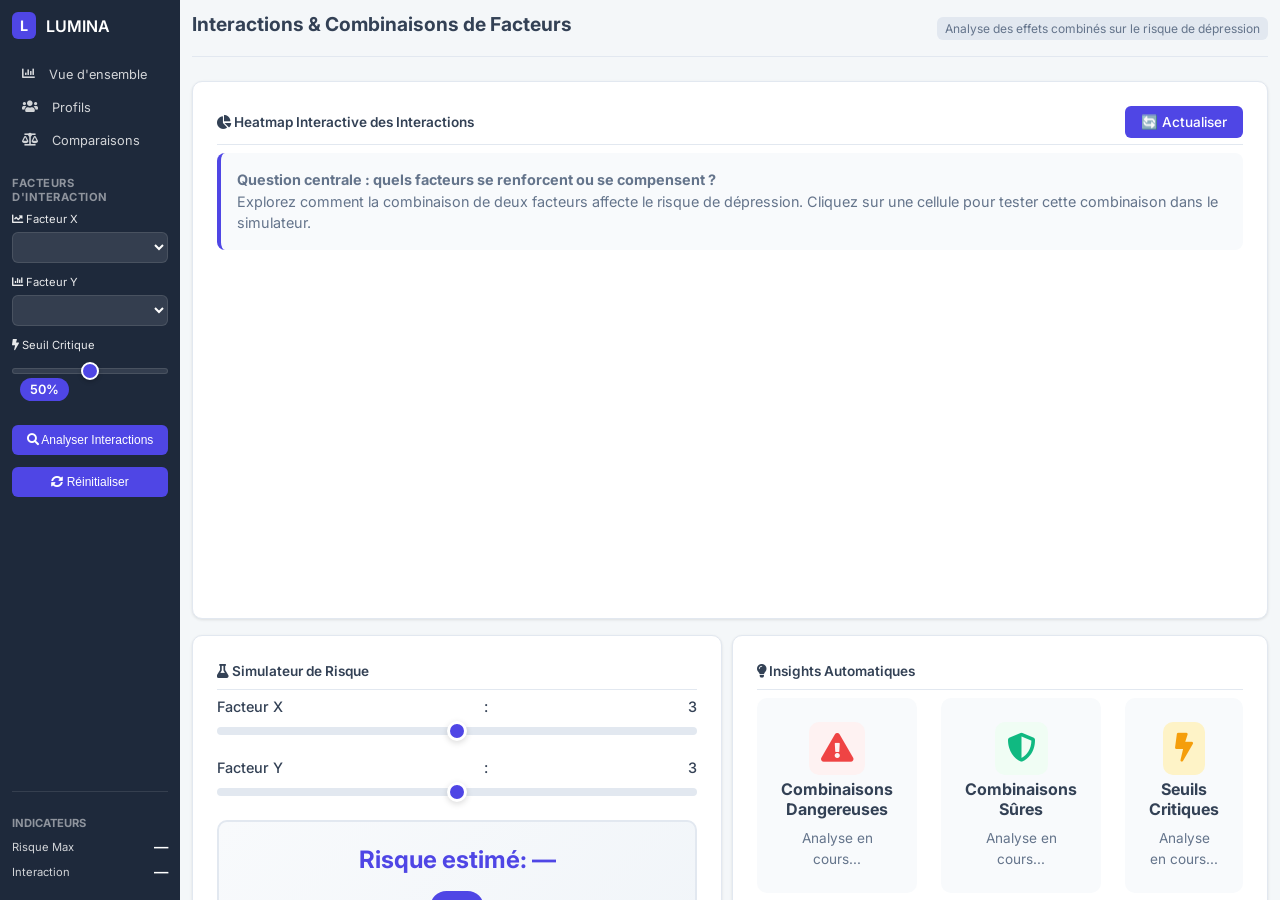
<file: comparaison.html>
<!DOCTYPE html>
<html lang="fr">
<head>
  <meta charset="UTF-8" />
  <meta name="viewport" content="width=device-width, initial-scale=1.0" />
  <title>Lumina | Interactions & Combinaisons</title>

  <link rel="stylesheet" href="css/style_dash.css" />
  <link rel="stylesheet" href="css/interactions.css" />
  <link href="https://fonts.googleapis.com/css2?family=Inter:wght@300;400;500;600;700&display=swap" rel="stylesheet">
  <!-- Font Awesome for icons (replaces emojis) -->
  <link rel="stylesheet" href="https://cdnjs.cloudflare.com/ajax/libs/font-awesome/5.15.4/css/all.min.css">

  <script src="https://d3js.org/d3.v7.min.js"></script>
  <script src="https://d3js.org/d3-scale-chromatic.v1.min.js"></script>
</head>

<body>
  <div class="dashboard-container">
    <!-- Sidebar -->
    <aside class="sidebar">
      <div class="brand">
        <div class="logo-icon">L</div>
        <h2>LUMINA</h2>
      </div>

      <nav class="menu">
        <a href="index.html" class="menu-item"><i class="fas fa-chart-bar" aria-hidden="true"></i>&nbsp;Vue d'ensemble</a>
        <a href="profils.html" class="menu-item"><i class="fas fa-users" aria-hidden="true"></i>&nbsp;Profils</a>
        <a href="comparaison.html" class="menu-item"><i class="fas fa-balance-scale" aria-hidden="true"></i>&nbsp;Comparaisons</a>
      </nav>

      <div class="filters-section">
        <h3>FACTEURS D'INTERACTION</h3>

        <div class="filter-group">
          <label><i class="fas fa-chart-line" aria-hidden="true"></i>&nbsp;Facteur X</label>
          <select id="factor-x"></select>
        </div>

        <div class="filter-group">
          <label><i class="fas fa-chart-bar" aria-hidden="true"></i>&nbsp;Facteur Y</label>
          <select id="factor-y"></select>
        </div>

        <div class="filter-group">
          <label><i class="fas fa-bolt" aria-hidden="true"></i>&nbsp;Seuil Critique</label>
          <input type="range" id="risk-threshold" min="10" max="90" step="5" value="50">
          <div class="threshold-display" id="threshold-value">50%</div>
        </div>

        <button id="analyze-btn" class="reset-btn"><i class="fas fa-search" aria-hidden="true"></i>&nbsp;Analyser Interactions</button>
        <button id="reset-btn" class="reset-btn"><i class="fas fa-sync-alt" aria-hidden="true"></i>&nbsp;Réinitialiser</button>
      </div>

      <div class="sidebar-stats">
        <h3>INDICATEURS</h3>
        <div class="stat-item">
          <span class="stat-label">Risque Max</span>
          <span class="stat-value" id="max-risk">—</span>
        </div>
        <div class="stat-item">
          <span class="stat-label">Interaction</span>
          <span class="stat-value" id="interaction-strength">—</span>
        </div>
      </div>
    </aside>

    <!-- Main Content -->
    <main class="main-content">
      <header class="header">
        <h1>Interactions & Combinaisons de Facteurs</h1>
        <div class="user-info">Analyse des effets combinés sur le risque de dépression</div>
      </header>

      <!-- Heatmap Interactive -->
      <div class="chart-card full-width">
        <div class="card-header">
          <h3><i class="fas fa-chart-pie" aria-hidden="true"></i>&nbsp;Heatmap Interactive des Interactions</h3>
          <div class="chart-controls">
            <div class="btn" id="refresh-heatmap">🔄 Actualiser</div>
          </div>
        </div>

        <div class="chart-description">
          <p><strong>Question centrale : quels facteurs se renforcent ou se compensent ?</strong><br>
            Explorez comment la combinaison de deux facteurs affecte le risque de dépression.
            Cliquez sur une cellule pour tester cette combinaison dans le simulateur.</p>
        </div>

        <div id="heatmap-container" class="chart-container"></div>
      </div>

      <!-- 2 colonnes : Simulateur + Insights -->
      <div class="charts-grid double">
        <!-- Simulateur -->
        <div class="chart-card">
          <div class="card-header">
            <h3><i class="fas fa-flask" aria-hidden="true"></i>&nbsp;Simulateur de Risque</h3>
          </div>

          <div class="simulator">
            <div class="simulator-slider">
              <label>
                <span id="factor-x-label-text">Facteur X</span>:
                <span id="sim-x-value">3</span>
              </label>
              <input type="range" id="sim-x" min="1" max="5" step="1" value="3">
            </div>

            <div class="simulator-slider">
              <label>
                <span id="factor-y-label-text">Facteur Y</span>:
                <span id="sim-y-value">3</span>
              </label>
              <input type="range" id="sim-y" min="1" max="5" step="1" value="3">
            </div>

            <div class="simulator-result">
              <div class="risk-value" id="risk-value">Risque estimé: —</div>
              <div class="risk-label" id="risk-label">—</div>
            </div>

            <div class="simulator-insight">
              <p id="simulator-insight-text">Ajustez les curseurs pour voir l'effet sur le risque de dépression.</p>
            </div>
          </div>
        </div>

        <!-- Insights -->
        <div class="chart-card">
          <div class="card-header">
            <h3><i class="fas fa-lightbulb" aria-hidden="true"></i>&nbsp;Insights Automatiques</h3>
          </div>

          <div class="insights-grid">
            <div class="insight-item">
              <div class="insight-icon danger"><i class="fas fa-exclamation-triangle" aria-hidden="true"></i></div>
              <div class="insight-text">
                <h4>Combinaisons Dangereuses</h4>
                <p id="danger-combinations">Analyse en cours...</p>
              </div>
            </div>

            <div class="insight-item">
              <div class="insight-icon safe"><i class="fas fa-shield-alt" aria-hidden="true"></i></div>
              <div class="insight-text">
                <h4>Combinaisons Sûres</h4>
                <p id="safe-combinations">Analyse en cours...</p>
              </div>
            </div>

            <div class="insight-item">
              <div class="insight-icon threshold"><i class="fas fa-bolt" aria-hidden="true"></i></div>
              <div class="insight-text">
                <h4>Seuils Critiques</h4>
                <p id="thresholds-text">Analyse en cours...</p>
              </div>
            </div>
          </div>
        </div>
      </div>

      <!-- Extra graphs -->
      <div class="charts-grid double">
        <!-- Bar chart -->
        <div class="chart-card">
          <div class="card-header">
            <h3><i class="fas fa-thumbtack" aria-hidden="true"></i>&nbsp;Taux de dépression par catégorie</h3>
            <div class="chart-controls">
              <select id="group-by"></select>
            </div>
          </div>
          <div id="bar-container" class="chart-container"></div>
        </div>

        <!-- Histogram -->
        <div class="chart-card">
          <div class="card-header">
            <h3><i class="fas fa-chart-line" aria-hidden="true"></i>&nbsp;Distribution (numérique) vs Dépression</h3>
            <div class="chart-controls">
              <select id="numeric-var"></select>
            </div>
          </div>
          <div id="hist-container" class="chart-container"></div>
        </div>
      </div>

    </main>
  </div>

  <script src="js/interactions.js"></script>
</body>
</html>
</file>
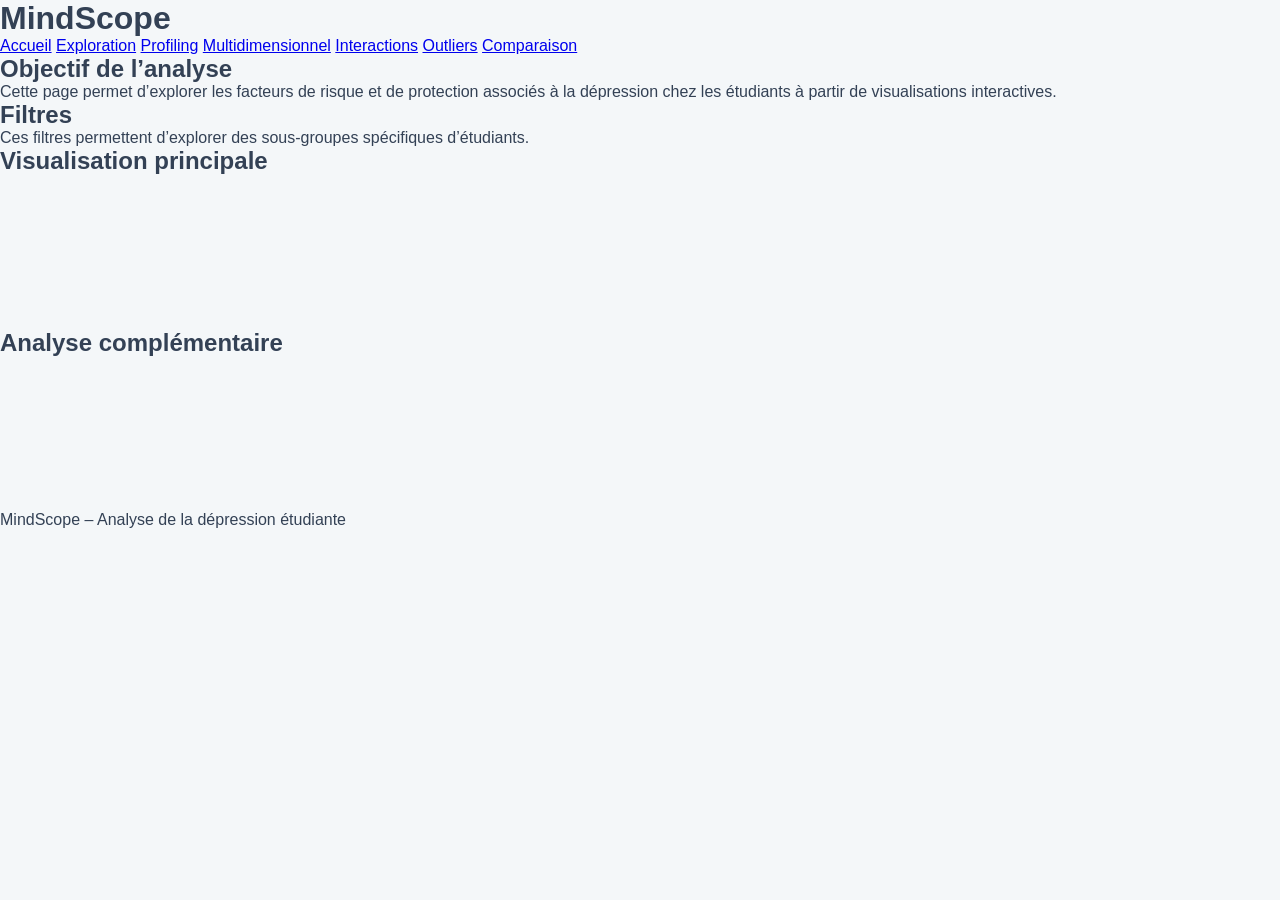
<file: pages/exploration.html>
<!DOCTYPE html>
<html lang="fr">
<head>
    <meta charset="UTF-8">
    <title>MindScope – Exploration</title>
    <meta name="viewport" content="width=device-width, initial-scale=1.0">
    <link rel="stylesheet" href="../css/style.css">
    <script src="https://d3js.org/d3.v7.min.js"></script>
</head>
<body>

<header>
    <h1>MindScope</h1>
    <nav>
        <a href="../index.html">Accueil</a>
        <a href="exploration.html">Exploration</a>
        <a href="profiling.html">Profiling</a>
        <a href="multidim.html">Multidimensionnel</a>
        <a href="interactions.html">Interactions</a>
        <a href="outliers.html">Outliers</a>
        <a href="comparaison.html">Comparaison</a>
    </nav>
</header>

<main>

    <section>
        <h2>Objectif de l’analyse</h2>
        <p>
            Cette page permet d’explorer les facteurs de risque et de protection
            associés à la dépression chez les étudiants à partir de visualisations interactives.
        </p>
    </section>

    <section>
        <h2>Filtres</h2>
        <p class="muted">
            Ces filtres permettent d’explorer des sous-groupes spécifiques d’étudiants.
        </p>

        <div class="filters">
            <!-- futurs select / sliders -->
        </div>
    </section>

    <section>
        <h2>Visualisation principale</h2>
        <svg id="main-chart"></svg>
    </section>

    <section>
        <h2>Analyse complémentaire</h2>
        <svg id="secondary-chart"></svg>
    </section>

</main>

<footer>
    <p>MindScope – Analyse de la dépression étudiante</p>
</footer>

<script src="../js/main.js"></script>
</body>
</html>
</file>
<file: css/style_dash.css>
:root {
    --bg-light: #f4f7f9;
    --sidebar-dark: #1e293b;
    --card-bg: #ffffff;
    --accent: #4f46e5;
    --text-main: #334155;
    --text-muted: #64748b;
    --danger: #ef4444;
    --success: #10b981;
}

* { 
    box-sizing: border-box; 
    margin: 0;
    padding: 0;
}

body { 
    font-family: 'Inter', sans-serif; 
    background-color: var(--bg-light);
    color: var(--text-main);
    height: 100vh;
    overflow: hidden;
    /* ===== ADJUST TOP ROW: enlarge Pie + Radar, shrink Table ===== */
    /* Target the three items inside `.charts-grid.triple`: 1=pie, 2=radar, 3=table */
    .charts-grid.triple .chart-card.compact:nth-child(1),
    .charts-grid.triple .chart-card.compact:nth-child(2) {
        /* Give pie and radar more vertical space */
        min-height: 430px !important;
        max-height: 820px !important;
        padding: 1rem !important;
    }

    .charts-grid.triple .chart-card.compact:nth-child(1) .chart-container.small,
    .charts-grid.triple .chart-card.compact:nth-child(2) .chart-container.small {
        height: 360px !important;
        min-height: 300px !important;
        max-height: 420px !important;
    }

    /* Make the city table in the third column more compact to reclaim space */
    .charts-grid.triple .chart-card.compact:nth-child(3) .table-container.compact-table {
        height: 220px !important;
        /* max-height: 260px !important; */
        min-height: 200px !important;
        overflow-y: auto !important;
    }

    /* Responsive adjustments: scale down proportions on medium/small screens */
    @media (max-width: 1200px) {
        .charts-grid.triple .chart-card.compact:nth-child(1),
        .charts-grid.triple .chart-card.compact:nth-child(2) {
            min-height: 360px !important;
        }
        .charts-grid.triple .chart-card.compact:nth-child(1) .chart-container.small,
        .charts-grid.triple .chart-card.compact:nth-child(2) .chart-container.small {
            height: 300px !important;
            min-height: 260px !important;
            max-height: 340px !important;
        }
        .charts-grid.triple .chart-card.compact:nth-child(3) .table-container.compact-table {
            height: 200px !important;
            max-height: 240px !important;
        }
    }

    @media (max-width: 768px) {
        .charts-grid.triple .chart-card.compact:nth-child(1),
        .charts-grid.triple .chart-card.compact:nth-child(2) {
            min-height: 300px !important;
            max-height: 420px !important;
        }
        .charts-grid.triple .chart-card.compact:nth-child(1) .chart-container.small,
        .charts-grid.triple .chart-card.compact:nth-child(2) .chart-container.small {
            height: 240px !important;
            min-height: 200px !important;
        }
        .charts-grid.triple .chart-card.compact:nth-child(3) .table-container.compact-table {
            height: 160px !important;
            max-height: 200px !important; 
        }
    }
}

/* Dashboard Container ultra compact */
.dashboard-container { 
    display: flex; 
    height: 100vh; 
    gap: 0;
}

/* ===== SIDEBAR ULTRA COMPACTE ===== */
.sidebar {
    width: 200px !important;
    background: var(--sidebar-dark);
    color: white;
    display: flex;
    flex-direction: column;
    padding: 1rem !important;
    flex-shrink: 0;
    overflow-y: auto;
}

.brand { 
    display: flex; 
    align-items: center; 
    gap: 8px; 
    margin-bottom: 20px !important; 
}

.logo-icon { 
    background: var(--accent); 
    padding: 5px 8px !important; 
    border-radius: 4px; 
    font-weight: bold;
    font-size: 0.9rem !important;
}

.sidebar h2 {
    font-size: 1rem !important;
}

.menu {
    display: flex;
    flex-direction: column;
    gap: 2px !important;
    margin-bottom: 20px !important;
}

.menu-item {
    display: flex;
    align-items: center;
    gap: 6px;
    padding: 8px 10px !important;
    border-radius: 4px;
    text-decoration: none;
    color: rgba(255, 255, 255, 0.7);
    transition: all 0.3s ease;
    cursor: pointer;
    font-size: 0.8rem !important;
}

.filters-section h3 {
    font-size: 0.7rem !important;
    color: rgba(255, 255, 255, 0.5);
    text-transform: uppercase;
    margin-bottom: 8px !important;
    letter-spacing: 0.5px;
}

.filter-group {
    margin-bottom: 12px !important;
}

.filter-group label {
    display: block;
    font-size: 0.7rem !important;
    margin-bottom: 4px;
    color: rgba(255, 255, 255, 0.8);
}

.filter-group select {
    width: 100%;
    padding: 6px 8px !important;
    border-radius: 4px;
    border: 1px solid rgba(255, 255, 255, 0.1);
    background: rgba(255, 255, 255, 0.1);
    color: white;
    font-family: 'Inter', sans-serif;
    cursor: pointer;
    font-size: 0.75rem !important;
}

.reset-btn {
    width: 100%;
    padding: 8px !important;
    background: #4f46e5;
    color: white;
    border: none;
    border-radius: 4px;
    font-size: 0.75rem !important;
    font-weight: 500;
    cursor: pointer;
    transition: background 0.2s;
    margin-top: 12px !important;
}

.sidebar-stats h3 {
    font-size: 0.7rem !important;
    margin-bottom: 8px !important;
}

.stat-item {
    margin-bottom: 8px !important;
}

.stat-label {
    font-size: 0.7rem !important;
}

.stat-value {
    font-size: 0.9rem !important;
}

/* ===== MAIN CONTENT ULTRA COMPACT ===== */
.main-content {
    flex: 1;
    padding: 1rem !important;
    overflow-y: auto;
    background-color: var(--bg-light);
    display: flex;
    flex-direction: column;
    gap: 1rem !important;
}

.header {
    display: flex;
    justify-content: space-between;
    align-items: center;
    margin-bottom: 0;
    padding-bottom: 0.75rem !important;
    border-bottom: 1px solid #e2e8f0;
}

.header h1 {
    font-size: 1.2rem !important;
    font-weight: 600;
    color: var(--text-main);
}

.user-info {
    font-size: 0.75rem !important;
    color: var(--text-muted);
    background: #e2e8f0;
    padding: 4px 8px !important;
    border-radius: 3px;
}

/* ===== KPI CARDS ULTRA COMPACTES ===== */
.kpi-row.compact {
    display: grid;
    grid-template-columns: repeat(4, 1fr);
    gap: 10px !important;
    margin-bottom: 1rem !important;
}

.kpi-card {
    background: white;
    padding: 0.75rem !important;
    border-radius: 6px;
    box-shadow: 0 1px 3px rgba(0, 0, 0, 0.1);
    border-top: 2px solid #6366f1;
    min-height: 70px;
    display: flex;
    flex-direction: column;
    justify-content: center;
}

.kpi-label {
    font-size: 0.6rem !important;
    font-weight: 600;
    color: #64748b;
    text-transform: uppercase;
    letter-spacing: 0.05em;
    margin-bottom: 4px;
}

.kpi-value {
    font-size: 1.1rem !important;
    font-weight: 700;
    color: #1e293b;
    margin: 2px 0;
}

.kpi-subtext {
    font-size: 0.65rem !important;
    color: #94a3b8;
    margin-top: 0;
}

/* ===== NOUVELLE STRUCTURE DE GRID POUR 3 COLONNES ===== */
.charts-grid.triple {
    display: grid !important;
    grid-template-columns: repeat(3, 1fr) !important;
    gap: 10px !important;
    margin-bottom: 10px !important;
}

.charts-grid.double {
    display: grid !important;
    grid-template-columns: repeat(2, 1fr) !important;
    gap: 10px !important;
    margin-bottom: 10px !important;
}

/* ===== CHART CARDS ULTRA COMPACTES ===== */
.chart-card.compact {
    background: white;
    padding: 0.75rem !important;
    border-radius: 6px;
    box-shadow: 0 1px 3px rgba(0, 0, 0, 0.1);
    display: flex;
    flex-direction: column;
    min-height: 280px !important;
    max-height: 300px !important;
    overflow: hidden;
}

.card-header {
    display: flex;
    justify-content: space-between;
    align-items: center;
    margin-bottom: 8px !important;
    padding-bottom: 6px !important;
    border-bottom: 1px solid #f1f5f9;
    min-height: 30px;
    flex-shrink: 0;
}

.card-header h3 {
    margin: 0;
    font-size: 0.85rem !important;
    color: #1e293b;
    font-weight: 600;
    white-space: nowrap;
    overflow: hidden;
    text-overflow: ellipsis;
    max-width: 60%;
}

/* ===== CHART CONTAINERS ULTRA COMPACTS ===== */
.chart-container.small {
    width: 100% !important;
    height: 200px !important;
    min-height: 180px !important;
    max-height: 200px !important;
    flex: 1;
    overflow: hidden !important;
    position: relative;
    margin: 0 auto;
}

/* Contrôle absolu de tous les SVGs */
.chart-container svg,
#depression-pie svg,
#radar-chart svg,
#multi-bar-chart svg,
#us-map svg {
    width: 100% !important;
    height: 100% !important;
    max-width: 100% !important;
    max-height: 100% !important;
    display: block !important;
    margin: 0 auto !important;
    overflow: visible !important;
}

/* ===== CHART CONTROLS ULTRA COMPACTS ===== */
.chart-controls {
    display: flex;
    gap: 6px;
    align-items: center;
    flex-wrap: wrap;
    justify-content: flex-end;
}

.chart-controls select {
    padding: 4px 6px !important;
    border-radius: 3px;
    border: 1px solid #cbd5e1;
    background-color: #f8fafc;
    font-size: 0.7rem !important;
    font-family: 'Inter', sans-serif;
    max-width: 130px;
    cursor: pointer;
}

.control-btn.small, 
.export-btn.small {
    padding: 4px 8px !important;
    border-radius: 3px;
    border: none;
    background-color: #6366f1;
    color: white;
    font-size: 0.7rem !important;
    font-family: 'Inter', sans-serif;
    font-weight: 500;
    cursor: pointer;
    transition: background-color 0.2s ease;
    white-space: nowrap;
}

/* ===== CHART FOOTER ULTRA COMPACT ===== */
.chart-footer {
    display: flex;
    justify-content: space-between;
    align-items: center;
    gap: 8px;
    margin-top: 6px !important;
    border-top: 1px solid #f1f5f9;
    padding-top: 6px !important;
    min-height: 30px;
    flex-shrink: 0;
}

/* ===== LÉGENDES COMPACTES ===== */
.compact-legend {
    display: flex !important;
    flex-wrap: wrap !important;
    gap: 4px !important;
    font-size: 0.6rem !important;
    justify-content: center !important;
    align-items: center !important;
}

/* ===== TABLEAU ULTRA COMPACT ===== */
.table-container.compact-table {
    width: 100% !important;
    max-height: 180px !important;
    min-height: 160px !important;
    overflow-y: auto !important;
    overflow-x: hidden !important;
    border: 1px solid #e2e8f0 !important;
    border-radius: 3px !important;
    background: white !important;
    margin: 0 auto !important;
    font-size: 0.7rem !important;
}

#city-table table {
    width: 100% !important;
    border-collapse: collapse !important;
    font-size: 0.65rem !important;
    table-layout: fixed !important;
}

#city-table th {
    padding: 6px 4px !important;
    font-size: 0.6rem !important;
    font-weight: 600 !important;
    white-space: nowrap !important;
    overflow: hidden !important;
    text-overflow: ellipsis !important;
}

#city-table td {
    padding: 4px !important;
    border-bottom: 1px solid #e2e8f0 !important;
    overflow: hidden !important;
    text-overflow: ellipsis !important;
    white-space: nowrap !important;
}

/* Colonnes ultra compactes */
#city-table th:nth-child(1),
#city-table td:nth-child(1) { width: 25% !important; }
#city-table th:nth-child(2),
#city-table td:nth-child(2) { width: 15% !important; }
#city-table th:nth-child(3),
#city-table td:nth-child(3) { width: 20% !important; }
#city-table th:nth-child(4),
#city-table td:nth-child(4) { width: 20% !important; }
#city-table th:nth-child(5),
#city-table td:nth-child(5) { width: 20% !important; }

/* ===== INSIGHTS ULTRA COMPACTS ===== */
.chart-card.full-width.compact {
    grid-column: 1 / -1;
    min-height: 160px !important;
    max-height: 180px !important;
    margin-top: 0;
}

.insights-container.compact {
    display: grid !important;
    grid-template-columns: repeat(3, 1fr) !important;
    gap: 8px !important;
    padding: 8px 0 !important;
}

.insight-card.compact {
    padding: 8px !important;
    border-radius: 4px;
    background: #f8fafc;
    border: 1px solid #e2e8f0;
}

.insight-card.compact h4 {
    font-size: 0.75rem !important;
    margin-bottom: 4px;
}

.insight-card.compact p {
    font-size: 0.7rem !important;
    line-height: 1.3;
    color: #64748b;
}

/* ===== EXPORT OPTIONS ULTRA COMPACTS ===== */
.export-options.compact {
    display: flex;
    gap: 8px;
    flex-wrap: wrap;
    padding: 8px 0;
    justify-content: center;
}

.action-btn.small {
    padding: 6px 12px !important;
    font-size: 0.75rem !important;
    border-radius: 4px;
    border: none;
    background: #4f46e5;
    color: white;
    cursor: pointer;
    transition: background 0.2s;
    min-width: 150px;
}

/* ===== RESPONSIVE DESIGN ===== */
@media (max-width: 1400px) {
    .sidebar {
        width: 180px !important;
        padding: 0.75rem !important;
    }
    
    .main-content {
        padding: 0.75rem !important;
    }
    
    .kpi-row.compact {
        grid-template-columns: repeat(2, 1fr);
    }
    
    .charts-grid.triple {
        grid-template-columns: repeat(2, 1fr) !important;
    }
    
    .charts-grid.triple .chart-card.compact:last-child {
        grid-column: 1 / -1;
    }
    
    .chart-container.small {
        height: 180px !important;
        min-height: 160px !important;
    }
    
    .insights-container.compact {
        grid-template-columns: repeat(2, 1fr) !important;
    }
}

@media (max-width: 1200px) {
    .charts-grid.triple,
    .charts-grid.double {
        grid-template-columns: 1fr !important;
    }
    
    .kpi-row.compact {
        grid-template-columns: repeat(2, 1fr);
    }
    
    .chart-container.small {
        height: 160px !important;
        min-height: 140px !important;
    }
    
    .insights-container.compact {
        grid-template-columns: 1fr !important;
    }
}

@media (max-width: 992px) {
    .dashboard-container {
        flex-direction: column;
        height: auto;
    }
    
    .sidebar {
        width: 100% !important;
        padding: 0.75rem !important;
        flex-direction: row;
        flex-wrap: wrap;
        gap: 15px;
        max-height: 250px;
    }
    
    .brand {
        flex: 0 0 auto;
    }
    
    .menu {
        flex: 0 0 auto;
        flex-direction: row;
        margin-bottom: 0;
    }
    
    .filters-section {
        flex: 1;
        min-width: 250px;
    }
    
    .sidebar-stats {
        flex: 0 0 100%;
        display: flex;
        gap: 20px;
        justify-content: center;
    }
    
    .main-content {
        padding: 0.75rem !important;
    }
    
    .chart-container.small {
        height: 140px !important;
        min-height: 120px !important;
    }
}

@media (max-width: 768px) {
    .kpi-row.compact {
        grid-template-columns: 1fr;
        gap: 8px;
    }
    
    .kpi-card {
        padding: 0.5rem !important;
    }
    
    .kpi-value {
        font-size: 1rem !important;
    }
    
    .chart-container.small {
        height: 120px !important;
        min-height: 100px !important;
    }
    
    .chart-card.compact {
        padding: 0.5rem !important;
        min-height: 200px !important;
        max-height: 220px !important;
    }
    
    .card-header {
        flex-direction: column;
        align-items: flex-start;
        gap: 4px;
    }
    
    .chart-controls {
        width: 100%;
        justify-content: flex-start;
    }
    
    /* Simplifier les tableaux sur mobile */
    #city-table th:nth-child(4),
    #city-table td:nth-child(4),
    #city-table th:nth-child(5),
    #city-table td:nth-child(5) {
        display: none;
    }
    
    #city-table th:nth-child(1),
    #city-table td:nth-child(1) { width: 40% !important; }
    #city-table th:nth-child(2),
    #city-table td:nth-child(2) { width: 30% !important; }
    #city-table th:nth-child(3),
    #city-table td:nth-child(3) { width: 30% !important; }
    
    .export-options.compact {
        flex-direction: column;
    }
    
    .action-btn.small {
        width: 100%;
        min-width: auto;
    }
    
    /* Cacher les légendes sur mobile */
    .compact-legend {
        font-size: 0.5rem !important;
    }
}

/* ===== SCROLLBAR ULTRA FINE ===== */
::-webkit-scrollbar {
    width: 4px;
    height: 4px;
}

::-webkit-scrollbar-track {
    background: #f1f5f9;
    border-radius: 2px;
}

::-webkit-scrollbar-thumb {
    background: #cbd5e1;
    border-radius: 2px;
}

::-webkit-scrollbar-thumb:hover {
    background: #94a3b8;
}

.table-container.compact-table::-webkit-scrollbar {
    width: 3px !important;
    height: 3px !important;
}

/* ===== LOADING OVERLAY ===== */
#loading-overlay {
    position: fixed;
    top: 0;
    left: 0;
    right: 0;
    bottom: 0;
    background: rgba(255, 255, 255, 0.95);
    backdrop-filter: blur(5px);
    display: flex;
    flex-direction: column;
    align-items: center;
    justify-content: center;
    z-index: 1000;
    display: none;
}

.loading-spinner {
    width: 100%;
    padding: 10px 12px;
    border-radius: 6px;
    border: 1px solid rgba(255, 255, 255, 0.1);
    background: rgba(255, 255, 255, 0.1);
    color: white;
    font-family: 'Inter', sans-serif;
    cursor: pointer;
    font-size: 0.75rem !important;

}

.filter-group select option {
    background: var(--sidebar-dark);
    color: white;
    to { transform: rotate(360deg); }
}

#loading-overlay p {
    color: #64748b;
    font-size: 0.8rem;
}

/* ===== FORCER LA VISIBILITÉ DES GRAPHIQUES ===== */
.d3-chart,
.d3-container {
    width: 100% !important;
    height: 100% !important;
    max-width: 100% !important;
    max-height: 100% !important;
    display: block !important;
}

/* Assurer que les textes sont lisibles */
.tick text,
.axis-label,
.chart-label {
    font-size: 0.6rem !important;
}

.tooltip {
    font-size: 0.65rem !important;
    padding: 4px 8px !important;
}

/* ===== OVERRIDE POUR GRAPHIQUES D3 ===== */
#depression-pie,
#radar-chart,
#multi-bar-chart,
#us-map {
    position: relative !important;
    overflow: hidden !important;
}

/* Profile radar spécifique */
#profile-radar {
    width: 100%;
    height: 400px;
    min-height: 350px;
}

/* ===== ANIMATIONS ===== */
@keyframes pulse {
    0% { transform: scale(1); }
    50% { transform: scale(1.03); }
    100% { transform: scale(1); }
}

.india-map .highlighted {
    animation: pulse 1.5s infinite;
    stroke-width: 1.5px;
}

/* ===== METRIC SELECTOR ===== */
.metric-selector {
    display: flex;
    gap: 8px;
    align-items: center;
    padding: 8px 0;
}

.metric-selector label {
    font-size: 0.8rem;
    color: #475569;
    font-weight: 500;
}

.metric-selector select {
    padding: 6px 10px;
    border-radius: 4px;
    border: 1px solid #cbd5e1;
    background-color: white;
    font-family: 'Inter', sans-serif;
    color: #334155;
    cursor: pointer;
    min-width: 150px;
    font-size: 0.8rem;
}

/* ===== ENLARGE CHARTS FOR BETTER VISIBILITY ===== */
.chart-card.compact {
    min-height: 350px !important;   /* bigger chart card */
    max-height: 750px !important;   /* allow more room */
    padding: 1rem !important;       /* more space inside */
}

.chart-container.small {
    height: 320px !important;       /* taller chart area */
    min-height: 300px !important;
    max-height: 360px !important;
}

/* Make only the multi-bar chart card taller when it has the `tall` class */
.chart-card.compact.tall {
    /* Increased heights so full chart + legends are visible */
    min-height: 520px !important;
    max-height: 920px !important;
    padding: 1.25rem !important;
}

.chart-card.tall .chart-container.small,
.chart-card.compact.tall .chart-container.small {
    /* Make inner chart area taller to ensure axes, labels and legends fit */
    height: 700px !important;
    min-height: 640px !important;
    max-height: 780px !important;
}

.tick text,
.axis-label,
.chart-label {
    font-size: 0.85rem !important;  /* more readable */
}

.tooltip {
    font-size: 0.85rem !important;  /* easier to read tooltips */
    padding: 6px 10px !important;
}

/* Profile radar chart */
#profile-radar {
    height: 500px;
    min-height: 450px;
}

/* Make sure all SVG charts fill their containers */
.d3-chart,
.d3-container,
#depression-pie,
#radar-chart,
#multi-bar-chart,
#us-map {
    width: 100% !important;
    height: 100% !important;
    max-width: 100% !important;
    max-height: 100% !important;
}

/* On smaller screens, still visible */
@media (max-width: 1200px) {
    .chart-card.compact {
        min-height: 300px !important;
        max-height: 350px !important;
    }
    .chart-container.small {
        height: 250px !important;
        min-height: 220px !important;
    }
}

@media (max-width: 768px) {
    .chart-card.compact {
        min-height: 280px !important;
        max-height: 320px !important;
    }
    .chart-container.small {
        height: 220px !important;
        min-height: 200px !important;
    }
}


/* Adjust chart card height for insights */
.chart-card.full-width.compact {
    grid-column: 1 / -1;
    min-height: 220px !important;   /* bigger to fit content */
    max-height: none !important;    /* allow growth */
    margin-top: 0;
}

/* Make insights container responsive */
.insights-container.compact {
    display: grid !important;
    grid-template-columns: repeat(auto-fit, minmax(200px, 1fr)) !important;
    gap: 12px !important;
    padding: 12px 0 !important;
}

/* Allow insight cards to grow */
.insight-card.compact {
    padding: 10px !important;
    border-radius: 4px;
    background: #f8fafc;
    border: 1px solid #e2e8f0;
    min-height: 100px;   /* ensure enough space for text */
    display: flex;
    flex-direction: column;
    justify-content: flex-start;
}

/* Icons alignment */
.insight-icon {
    font-size: 1.2rem;
    margin-bottom: 4px;
}


/* Make city table chart card fill its area */
#city-table {
    width: 100% !important;
     height: 343px !important;  
    display: block;
}

/* Allow the table container to take full height */
.table-container.compact-table {
    width: 100% !important;
    height: calc(100% - 40px) !important; /* leave room for header */
    min-height: auto !important;
    max-height: none !important;
    overflow-y: auto !important;
    overflow-x: hidden !important;
}

/* Optional: make table cells fill width */
#city-table table {
    width: 100% !important;
    height: 100% !important;
    border-collapse: collapse !important;
}


/* Make card header wrap nicely */
.chart-card.compact .card-header {
    display: flex;
    flex-direction: row; /* default layout */
    align-items: center;
    justify-content: space-between;
    flex-wrap: wrap;      /* allow wrapping */
    gap: 6px;             /* spacing between elements */
}

/* Ensure chart-controls don't push the header off */
.chart-card.compact .chart-controls {
    flex: 0 0 auto;       /* don't shrink */
    display: flex;
    gap: 6px;
    flex-wrap: wrap;      /* wrap dropdowns/buttons if needed */
}

/* Prevent h3 titles from overlapping */
.chart-card.compact .card-header h3 {
    margin: 0;
    font-size: 0.85rem;
    white-space: normal; /* allow line breaks */
    overflow: visible;
}

/* Make radar chart fill its card */
#radar-chart {
    width: 100% !important;
    height: 100% !important;   /* fill the chart-card */
    min-height: auto !important;
    max-height: none !important;
    display: block;
}

/* Ensure the container stretches */
.chart-card.compact {
    display: flex;
    flex-direction: column;
}

/* Let chart container grow */
.chart-card.compact .chart-container {
    flex: 1 1 auto;       /* take all available space */
    height: auto !important;
    min-height: 0;        /* prevent old min-height from restricting it */
}

/* Make all SVGs inside fill container */
#radar-chart svg {
    width: 100% !important;
    height: 100% !important;
    max-width: 100% !important;
    max-height: 100% !important;
}



#radar-chart {
    width: 100%;
    height: 400px; /* Adjust height as needed */
    min-height: 350px;
    margin-top: 20px; /* Add space above the chart */
    padding-top: 40px; /* Add padding for the title */
    position: relative; /* Ensure the chart is positioned correctly */
}

#radar-chart-title {
    text-align: center;
    font-size: 18px;
    font-weight: bold;
    margin-bottom: 10px; /* Add space between the title and the chart */
    color: var(--text-main); /* Use a consistent color */
}

#radar-chart {
    width: 100%;
    height: 400px; /* Adjust height as needed */
    min-height: 350px;
    margin-top: 10px; /* Space between the title and the chart */
    padding: 0; /* Remove unnecessary padding */
    position: relative;
}

#radar-chart-title {
    text-align: center;
    font-size: 18px;
    font-weight: bold;
    margin: 0; /* Reset margins */
    padding: 10px 0; /* Add padding for better spacing */
    color: var(--text-main);
}

#depression-pie path:active,
#depression-pie path:focus {
    fill: inherit !important;
}

/* Comment button / help box styling */
.comment-button {
    position: absolute; /* set via JS too, but ensure visual defaults */
    z-index: 30;
    background: #0b1220;
    color: #fff;
    border: none;
    border-radius: 50%;
    width: 34px;
    height: 34px;
    display: flex;
    align-items: center;
    justify-content: center;
    padding: 0;
    font-size: 14px;
    box-shadow: 0 2px 6px rgba(0,0,0,0.18);
    cursor: pointer;
}

.comment-button i {
    pointer-events: none;
}

.comment-box {
    position: absolute;
    z-index: 30;
    background: #ffffff;
    border: 1px solid #e6eef6;
    border-radius: 8px;
    padding: 10px;
    width: 240px;
    box-shadow: 0 6px 18px rgba(15,23,42,0.08);
    font-size: 13px;
    display: none;
}

/* Slightly increase bottom padding inside chart cards so circular button doesn't overlap content */
.chart-card.compact { padding-bottom: 1.25rem !important; }
</file>
<file: css/interactions.css>
/* ===== VARIABLES ===== */
:root {
    --bg-light: #f4f7f9;
    --sidebar-dark: #1e293b;
    --card-bg: #ffffff;
    --accent: #4f46e5;
    --text-main: #334155;
    --text-muted: #64748b;
    --danger: #ef4444;
    --warning: #f59e0b;
    --success: #10b981;
    --border: #e2e8f0;
    --hover: #f8fafc;
}

/* ===== RESET & BASE ===== */
* { 
    box-sizing: border-box; 
    margin: 0;
    padding: 0;
}

body { 
    font-family: 'Inter', sans-serif; 
    background-color: var(--bg-light);
    color: var(--text-main);
    height: 100vh;
    overflow: hidden;
}

/* ===== LAYOUT PRINCIPAL ===== */
.dashboard-container { 
    display: flex; 
    height: 100vh; 
}

/* ===== SIDEBAR ===== */
.sidebar {
    width: 220px;
    background: var(--sidebar-dark);
    color: white;
    display: flex;
    flex-direction: column;
    padding: 1.5rem 1rem;
    flex-shrink: 0;
    overflow-y: auto;
}

.brand { 
    display: flex; 
    align-items: center; 
    gap: 10px; 
    margin-bottom: 2rem; 
}

.logo-icon { 
    background: var(--accent); 
    padding: 8px 12px; 
    border-radius: 6px; 
    font-weight: bold;
    font-size: 1.1rem;
}

.brand h2 {
    font-size: 1.2rem;
    font-weight: 600;
}

/* Menu */
.menu {
    display: flex;
    flex-direction: column;
    gap: 4px;
    margin-bottom: 2rem;
}

.menu-item {
    display: flex;
    align-items: center;
    gap: 10px;
    padding: 10px 12px;
    border-radius: 6px;
    text-decoration: none;
    color: rgba(255, 255, 255, 0.8);
    transition: all 0.2s ease;
    font-size: 0.9rem;
}

.menu-item:hover {
    background: rgba(255, 255, 255, 0.1);
    color: white;
}

.menu-item.active {
    background: var(--accent);
    color: white;
}

/* Filtres */
.filters-section h3 {
    font-size: 0.8rem;
    color: rgba(255, 255, 255, 0.5);
    text-transform: uppercase;
    margin-bottom: 1rem;
    letter-spacing: 0.5px;
}

.filter-group {
    margin-bottom: 1rem;
}

.filter-group label {
    display: block;
    font-size: 0.8rem;
    margin-bottom: 6px;
    color: rgba(255, 255, 255, 0.9);
}

.filter-group select,
.filter-group input[type="range"] {
    width: 100%;
    padding: 8px 10px;
    border-radius: 6px;
    border: 1px solid rgba(255, 255, 255, 0.1);
    background: rgba(255, 255, 255, 0.1);
    color: white;
    font-family: 'Inter', sans-serif;
    cursor: pointer;
    font-size: 0.85rem;
}

.filter-group input[type="range"] {
    padding: 0;
    height: 6px;
    -webkit-appearance: none;
    background: rgba(255, 255, 255, 0.1);
    border-radius: 3px;
    outline: none;
}

.filter-group input[type="range"]::-webkit-slider-thumb {
    -webkit-appearance: none;
    width: 18px;
    height: 18px;
    background: var(--accent);
    border-radius: 50%;
    cursor: pointer;
    border: 2px solid white;
    box-shadow: 0 2px 4px rgba(0,0,0,0.2);
}

.threshold-display {
    display: inline-block;
    margin-left: 8px;
    padding: 4px 10px;
    background: var(--accent);
    color: white;
    border-radius: 12px;
    font-size: 0.8rem;
    font-weight: 600;
}

/* Boutons */
.reset-btn {
    width: 100%;
    padding: 10px;
    background: var(--accent);
    color: white;
    border: none;
    border-radius: 6px;
    font-size: 0.9rem;
    font-weight: 500;
    cursor: pointer;
    transition: background 0.2s;
    margin-top: 0.5rem;
}

.reset-btn:hover {
    background: #4338ca;
}

.reset-btn:active {
    transform: translateY(1px);
}

/* Statistiques sidebar */
.sidebar-stats {
    margin-top: auto;
    padding-top: 1.5rem;
    border-top: 1px solid rgba(255, 255, 255, 0.1);
}

.sidebar-stats h3 {
    font-size: 0.8rem;
    color: rgba(255, 255, 255, 0.5);
    margin-bottom: 1rem;
}

.stat-item {
    display: flex;
    justify-content: space-between;
    align-items: center;
    margin-bottom: 0.75rem;
}

.stat-label {
    font-size: 0.8rem;
    color: rgba(255, 255, 255, 0.8);
}

.stat-value {
    font-size: 1rem;
    font-weight: 600;
    color: white;
}

/* ===== CONTENU PRINCIPAL - FLEXBOX AMÉLIORÉ ===== */
.main-content {
    flex: 1;
    padding: 1.5rem;
    overflow-y: auto;
    background-color: var(--bg-light);
    display: flex;
    flex-direction: column;
    gap: 1.5rem;
}

/* Header */
.header {
    margin-bottom: 0.5rem;
}

.header h1 {
    font-size: 1.5rem;
    font-weight: 700;
    color: var(--text-main);
    margin-bottom: 0.5rem;
}

.user-info {
    font-size: 0.9rem;
    color: var(--text-muted);
    background: #e2e8f0;
    padding: 6px 12px;
    border-radius: 6px;
    display: inline-block;
}

/* ===== CARTES DE GRAPHIQUES - FLEXBOX OPTIMISÉ ===== */
.chart-card {
    background: var(--card-bg);
    padding: 1.5rem;
    border-radius: 10px;
    box-shadow: 0 1px 3px rgba(0, 0, 0, 0.1);
    border: 1px solid var(--border);
    display: flex;
    flex-direction: column;
    height: 100%;
}

.chart-card.full-width {
    grid-column: 1 / -1;
}

.card-header {
    display: flex;
    justify-content: space-between;
    align-items: center;
    margin-bottom: 1.5rem;
    padding-bottom: 1rem;
    border-bottom: 1px solid var(--border);
    flex-wrap: wrap;
    gap: 1rem;
}

.card-header h3 {
    margin: 0;
    font-size: 1.1rem;
    color: var(--text-main);
    font-weight: 600;
    flex: 1;
    min-width: 200px;
}

.chart-controls {
    display: flex;
    gap: 10px;
    align-items: center;
    flex-wrap: wrap;
}

.chart-controls select {
    padding: 8px 12px;
    border-radius: 6px;
    border: 1px solid var(--border);
    background-color: white;
    font-size: 0.85rem;
    font-family: 'Inter', sans-serif;
    color: var(--text-main);
    cursor: pointer;
    min-width: 140px;
    max-width: 100%;
}

.chart-controls .btn {
    padding: 8px 16px;
    border-radius: 6px;
    border: none;
    background-color: var(--accent);
    color: white;
    font-size: 0.85rem;
    font-weight: 500;
    cursor: pointer;
    transition: background-color 0.2s ease;
    white-space: nowrap;
}

.chart-controls .btn:hover {
    background-color: #4338ca;
}

/* Description */
.chart-description {
    font-size: 0.9rem;
    color: var(--text-muted);
    line-height: 1.5;
    margin-bottom: 1.5rem;
    padding: 1rem;
    background: var(--hover);
    border-radius: 8px;
    border-left: 4px solid var(--accent);
}

/* ===== CONTAINER GRAPHIQUE - CENTRAGE OPTIMISÉ ===== */
.chart-container {
    width: 100%;
    flex: 1;
    min-height: 350px;
    position: relative;
    display: flex;
    flex-direction: column;
    overflow: hidden;
}

/* Wrapper pour centrer les SVG */
.chart-wrapper {
    flex: 1;
    display: flex;
    align-items: center;
    justify-content: center;
    position: relative;
    width: 100%;
    height: 100%;
}

/* SVG communs */
.chart-wrapper svg {
    display: block;
    max-width: 100%;
    max-height: 100%;
    width: 100%;
    height: 100%;
}

/* Zone de légende */
.chart-legend {
    display: flex;
    justify-content: center;
    align-items: center;
    margin-top: 1rem;
    padding: 0.75rem;
    min-height: 40px;
}

/* ===== HEATMAP - CENTRAGE AMÉLIORÉ ===== */
.heatmap-wrapper {
    width: 100%;
    height: 100%;
    display: flex;
    flex-direction: column;
    align-items: center;
    justify-content: center;
}

.heatmap-svg {
    flex: 1;
    width: 100%;
    max-width: 100%;
    height: auto;
    margin: 0 auto;
}

.heatmap-legend-container {
    width: 100%;
    display: flex;
    justify-content: center;
    align-items: center;
    margin-top: 1rem;
    padding: 0.5rem;
}

.heatmap-legend {
    display: flex;
    flex-direction: column;
    align-items: center;
    gap: 0.5rem;
    max-width: 300px;
    width: 100%;
}

.heatmap-gradient {
    width: 100%;
    height: 20px;
    border-radius: 4px;
    overflow: hidden;
}

.heatmap-labels {
    display: flex;
    justify-content: space-between;
    width: 100%;
    font-size: 0.75rem;
    color: var(--text-muted);
}

.heatmap-cell {
    stroke: white;
    stroke-width: 1px;
    cursor: pointer;
    transition: all 0.2s ease;
}

.heatmap-cell:hover {
    stroke: var(--text-main);
    stroke-width: 2px;
    filter: brightness(1.1);
}

.heatmap-axis text {
    font-size: 0.8rem;
    fill: var(--text-muted);
}

.heatmap-axis path,
.heatmap-axis line {
    stroke: var(--border);
}

/* ===== BAR CHART - CENTRAGE AMÉLIORÉ ===== */
.bar-chart-wrapper {
    width: 100%;
    height: 100%;
    display: flex;
    flex-direction: column;
    justify-content: center;
}

.bar-chart-svg {
    width: 100%;
    height: calc(100% - 30px);
    margin: 0 auto;
}

.bar-chart-legend {
    height: 30px;
    display: flex;
    justify-content: center;
    align-items: center;
    margin-top: 0.5rem;
}

.bar-chart-svg .bar {
    transition: opacity 0.2s ease;
}

.bar-chart-svg .bar:hover {
    opacity: 0.8;
}

.bar-chart-svg .bar-label {
    font-size: 10px;
    font-weight: 600;
    pointer-events: none;
}

/* ===== HISTOGRAM - CENTRAGE AMÉLIORÉ ===== */
.histogram-wrapper {
    width: 100%;
    height: 100%;
    display: flex;
    flex-direction: column;
    align-items: center;
    justify-content: center;
}

.histogram-svg {
    width: 100%;
    height: calc(100% - 50px);
    margin: 0 auto;
}

.histogram-svg .h0, 
.histogram-svg .h1 {
    transition: opacity 0.2s ease;
}

.histogram-svg .h0:hover, 
.histogram-svg .h1:hover {
    opacity: 0.8;
}

/* Légende histogramme - position fixe mais centrée */
.histogram-legend-container {
    position: absolute;
    top: 20px;
    right: 20px;
    z-index: 10;
    display: flex;
    justify-content: flex-end;
}

.histogram-legend {
    background: rgba(255, 255, 255, 0.95);
    padding: 10px 14px;
    border-radius: 8px;
    border: 1px solid var(--border);
    font-size: 0.75rem;
    display: flex;
    flex-direction: column;
    gap: 6px;
    backdrop-filter: blur(4px);
    max-width: 180px;
}

.legend-item {
    display: flex;
    align-items: center;
    gap: 8px;
}

.legend-color {
    width: 14px;
    height: 14px;
    border-radius: 3px;
    flex-shrink: 0;
}

.legend-label {
    color: var(--text-muted);
    font-size: 0.75rem;
}

/* ===== SIMULATEUR - FLEXBOX AMÉLIORÉ ===== */
.simulator {
    display: flex;
    flex-direction: column;
    gap: 1.5rem;
    height: 100%;
}

.simulator-content {
    flex: 1;
    display: flex;
    flex-direction: column;
    gap: 1.5rem;
}

.simulator-slider {
    display: flex;
    flex-direction: column;
    gap: 0.75rem;
}

.simulator-slider label {
    font-size: 0.9rem;
    font-weight: 500;
    color: var(--text-main);
    display: flex;
    justify-content: space-between;
    align-items: center;
}

.simulator-slider input[type="range"] {
    width: 100%;
    height: 8px;
    background: var(--border);
    border-radius: 4px;
    -webkit-appearance: none;
}

.simulator-slider input[type="range"]::-webkit-slider-thumb {
    -webkit-appearance: none;
    width: 20px;
    height: 20px;
    background: var(--accent);
    border-radius: 50%;
    cursor: pointer;
    border: 3px solid white;
    box-shadow: 0 2px 6px rgba(0,0,0,0.15);
}

.simulator-result {
    display: flex;
    flex-direction: column;
    align-items: center;
    justify-content: center;
    padding: 1.5rem;
    background: linear-gradient(135deg, #f8fafc 0%, #f1f5f9 100%);
    border-radius: 10px;
    border: 2px solid var(--border);
    text-align: center;
    gap: 1rem;
    margin-top: auto;
}

.risk-value {
    font-size: 1.5rem;
    font-weight: 700;
    color: var(--accent);
    line-height: 1.2;
}

.risk-label {
    padding: 8px 20px;
    background: var(--accent);
    color: white;
    border-radius: 20px;
    font-size: 0.9rem;
    font-weight: 600;
    text-transform: uppercase;
    letter-spacing: 0.5px;
    display: inline-block;
}

.simulator-insight {
    padding: 1rem;
    background: #f0f9ff;
    border-radius: 8px;
    margin-top: 1rem;
    font-size: 0.9rem;
    color: #0369a1;
    border-left: 4px solid #0ea5e9;
    text-align: center;
}

/* ===== INSIGHTS - FLEXBOX AMÉLIORÉ ===== */
.insights-grid {
    display: grid;
    grid-template-columns: repeat(3, 1fr);
    gap: 1.5rem;
}

.insight-item {
    display: flex;
    flex-direction: column;
    align-items: center;
    text-align: center;
    padding: 1.5rem;
    background: var(--hover);
    border-radius: 10px;
    transition: transform 0.2s ease;
    height: 100%;
    justify-content: flex-start;
}

.insight-item:hover {
    transform: translateY(-2px);
    box-shadow: 0 4px 12px rgba(0,0,0,0.05);
}

.insight-icon-wrapper {
    margin-bottom: 1rem;
    display: flex;
    justify-content: center;
    align-items: center;
}

.insight-icon {
    font-size: 1.8rem;
    padding: 12px;
    border-radius: 10px;
    display: flex;
    align-items: center;
    justify-content: center;
}

.insight-icon.danger { 
    background: #fef2f2; 
    color: var(--danger); 
}

.insight-icon.safe { 
    background: #f0fdf4; 
    color: var(--success); 
}

.insight-icon.threshold { 
    background: #fef3c7; 
    color: var(--warning); 
}

.insight-text {
    flex: 1;
    display: flex;
    flex-direction: column;
    justify-content: center;
}

.insight-text h4 {
    font-size: 1rem;
    margin-bottom: 0.5rem;
    color: var(--text-main);
    line-height: 1.3;
}

.insight-text p {
    font-size: 0.85rem;
    color: var(--text-muted);
    line-height: 1.5;
}

/* ===== GRID LAYOUT - FLEXIBLE ===== */
.charts-grid {
    display: grid;
    gap: 1.5rem;
}

.charts-grid.double {
    grid-template-columns: repeat(2, 1fr);
}

.charts-grid.triple {
    grid-template-columns: repeat(3, 1fr);
}

/* Grille à hauteur égale avec flexbox */
.charts-grid.equal-height {
    display: flex;
    flex-wrap: wrap;
    gap: 1.5rem;
}

.charts-grid.equal-height .chart-card {
    flex: 1;
    min-width: calc(50% - 0.75rem);
}

/* ===== TOOLTIP - AMÉLIORÉ ===== */
.tooltip {
    position: absolute;
    padding: 12px 16px;
    background: white;
    border-radius: 8px;
    box-shadow: 0 10px 25px rgba(0,0,0,0.1);
    pointer-events: none;
    z-index: 1000;
    border: 1px solid var(--border);
    font-size: 0.85rem;
    line-height: 1.4;
    max-width: 250px;
    backdrop-filter: blur(4px);
    -webkit-backdrop-filter: blur(4px);
}

.tooltip h4 {
    margin: 0 0 8px 0;
    color: var(--text-main);
    font-size: 0.9rem;
    font-weight: 600;
    text-align: center;
}

.tooltip p {
    margin: 4px 0;
    color: var(--text-muted);
    text-align: center;
}

.tooltip .risk {
    font-weight: 700;
    font-size: 1.1rem;
    color: var(--danger);
    margin-top: 8px;
    text-align: center;
    display: block;
}

.tooltip .count {
    display: inline-block;
    padding: 4px 8px;
    background: var(--hover);
    border-radius: 12px;
    font-size: 0.75rem;
    color: var(--text-muted);
    margin: 0 auto;
}

/* ===== RESPONSIVE - FLEXIBLE ===== */
@media (max-width: 1400px) {
    .sidebar {
        width: 200px;
    }
    
    .chart-container {
        min-height: 320px;
    }
    
    .charts-grid.equal-height .chart-card {
        min-width: calc(50% - 0.75rem);
    }
}

@media (max-width: 1200px) {
    .charts-grid.double {
        grid-template-columns: 1fr;
    }
    
    .insights-grid {
        grid-template-columns: repeat(2, 1fr);
    }
    
    .sidebar {
        width: 200px;
    }
    
    .chart-container {
        min-height: 300px;
    }
    
    .charts-grid.equal-height {
        flex-direction: column;
    }
    
    .charts-grid.equal-height .chart-card {
        min-width: 100%;
    }
}

@media (max-width: 992px) {
    .dashboard-container {
        flex-direction: column;
        height: auto;
        min-height: 100vh;
    }
    
    .sidebar {
        width: 100%;
        padding: 1rem;
        flex-direction: row;
        flex-wrap: wrap;
        gap: 1.5rem;
        max-height: none;
    }
    
    .brand {
        flex: 0 0 auto;
    }
    
    .menu {
        flex: 0 0 auto;
        flex-direction: row;
        margin-bottom: 0;
    }
    
    .filters-section {
        flex: 1;
        min-width: 250px;
    }
    
    .sidebar-stats {
        flex: 0 0 100%;
        display: flex;
        gap: 2rem;
        justify-content: center;
        border-top: none;
        padding-top: 0;
    }
    
    .chart-container {
        min-height: 350px;
    }
    
    .insights-grid {
        grid-template-columns: 1fr;
    }
}

@media (max-width: 768px) {
    .main-content {
        padding: 1rem;
    }
    
    .charts-grid.triple {
        grid-template-columns: 1fr;
    }
    
    .insights-grid {
        grid-template-columns: 1fr;
    }
    
    .card-header {
        flex-direction: column;
        align-items: center;
        text-align: center;
        gap: 1rem;
    }
    
    .chart-controls {
        width: 100%;
        justify-content: center;
        flex-direction: column;
        align-items: center;
    }
    
    .chart-controls select {
        width: 100%;
        max-width: 300px;
    }
    
    .simulator-result {
        flex-direction: column;
        gap: 1rem;
        text-align: center;
    }
    
    .chart-container {
        min-height: 280px;
    }
    
    .heatmap-legend-container {
        margin-top: 0.5rem;
    }
    
    .histogram-legend-container {
        position: relative;
        top: 0;
        right: 0;
        justify-content: center;
        margin-top: 1rem;
    }
    
    .histogram-legend {
        max-width: 100%;
        width: 100%;
    }
}

@media (max-width: 576px) {
    .chart-container {
        min-height: 250px;
    }
    
    .card-header h3 {
        min-width: 100%;
        text-align: center;
    }
    
    .chart-controls select {
        min-width: 100%;
    }
    
    .insight-item {
        flex-direction: column;
        text-align: center;
        align-items: center;
    }
    
    .insight-icon-wrapper {
        margin-bottom: 0.5rem;
    }
    
    .simulator-result {
        padding: 1rem;
    }
    
    .charts-grid.double,
    .charts-grid.triple {
        grid-template-columns: 1fr;
    }
    
    .heatmap-legend {
        max-width: 100%;
    }
}

/* ===== SCROLLBAR ===== */
::-webkit-scrollbar {
    width: 6px;
    height: 6px;
}

::-webkit-scrollbar-track {
    background: #f1f5f9;
    border-radius: 3px;
}

::-webkit-scrollbar-thumb {
    background: #cbd5e1;
    border-radius: 3px;
}

::-webkit-scrollbar-thumb:hover {
    background: #94a3b8;
}

/* ===== ANIMATIONS ===== */
@keyframes fadeIn {
    from { opacity: 0; transform: translateY(10px); }
    to { opacity: 1; transform: translateY(0); }
}

.chart-card {
    animation: fadeIn 0.3s ease-out;
}

@keyframes pulse {
    0% { transform: scale(1); }
    50% { transform: scale(1.05); }
    100% { transform: scale(1); }
}

.risk-label.high {
    animation: pulse 2s infinite;
}

/* ===== LOADING - CENTRÉ ===== */
.loading {
    display: flex;
    align-items: center;
    justify-content: center;
    height: 100%;
    color: var(--text-muted);
    font-size: 0.9rem;
    flex-direction: column;
    gap: 1rem;
    text-align: center;
}

.loading::after {
    content: '';
    width: 20px;
    height: 20px;
    border: 2px solid var(--border);
    border-top-color: var(--accent);
    border-radius: 50%;
    animation: spin 1s linear infinite;
}

@keyframes spin {
    to { transform: rotate(360deg); }
}

/* ===== UTILITAIRES FLEXBOX ===== */
.flex-center {
    display: flex;
    align-items: center;
    justify-content: center;
}

.flex-column {
    display: flex;
    flex-direction: column;
}

.flex-row {
    display: flex;
    flex-direction: row;
}

.flex-wrap {
    flex-wrap: wrap;
}

.flex-1 {
    flex: 1;
}

.flex-auto {
    flex: 0 0 auto;
}

.items-center {
    align-items: center;
}

.items-start {
    align-items: flex-start;
}

.items-end {
    align-items: flex-end;
}

.justify-center {
    justify-content: center;
}

.justify-between {
    justify-content: space-between;
}

.justify-around {
    justify-content: space-around;
}

.justify-evenly {
    justify-content: space-evenly;
}

/* Classes pour les conteneurs centrés */
.centered-container {
    display: flex;
    flex-direction: column;
    align-items: center;
    justify-content: center;
    width: 100%;
    height: 100%;
}

.centered-content {
    display: flex;
    flex-direction: column;
    align-items: center;
    justify-content: center;
    text-align: center;
}

/* Pour les petits graphiques */
.chart-card.compact .chart-container {
    min-height: 250px;
}

/* Pour aligner les titres de graphiques */
.chart-title-container {
    display: flex;
    align-items: center;
    justify-content: space-between;
    width: 100%;
}

/* Espacement amélioré entre les éléments de contrôle */
.chart-control-group {
    display: flex;
    flex-direction: column;
    gap: 0.5rem;
    margin-bottom: 1rem;
    align-items: center;
}

.chart-control-group label {
    font-size: 0.8rem;
    color: var(--text-muted);
    font-weight: 500;
    text-align: center;
}
</file>
<file: css/style.css>
:root {
    --bg-light: #f4f7f9;
    --sidebar-dark: #1e293b;
    --card-bg: #ffffff;
    --accent: #4f46e5;
    --text-main: #334155;
    --text-muted: #64748b;
    --danger: #ef4444;
    --success: #10b981;
}

* { 
    box-sizing: border-box; 
    margin: 0;
    padding: 0;
}

body { 
    font-family: 'Inter', sans-serif; 
    background-color: var(--bg-light);
    color: var(--text-main);
    height: 100vh;
    overflow: hidden;
}

/* Dashboard Container */
.dashboard-container { 
    display: flex; 
    height: 100vh; 
}


/* Dans votre fichier CSS */
#profile-radar {
     width: 100%;
    height: 450px !important; /* Force une hauteur fixe */
    min-height: 450px;
    flex: 1;

}

body {
    position: relative;
}

/* Éviter que d'autres éléments ne cachent le tooltip */
.dashboard-container,
.main-content,
.chart-card {
    position: static; /* Important pour les positions absolues */
}
#cluster-heatmap {
    width: 550px;
    height: 550px !important;
    min-height: 550px;
    margin-top: 20px;
    padding-bottom: 20px;
}



/* Sidebar */
.sidebar {
    width: 260px;
    background: var(--sidebar-dark);
    color: white;
    display: flex;
    flex-direction: column;
    padding: 2rem;
    flex-shrink: 0;
}

.brand { 
    display: flex; 
    align-items: center; 
    gap: 10px; 
    margin-bottom: 40px; 
}

.logo-icon { 
    background: var(--accent); 
    padding: 8px 12px; 
    border-radius: 8px; 
    font-weight: bold;
    font-size: 1.2rem;
}

.menu {
    display: flex;
    flex-direction: column;
    gap: 5px;
    margin-bottom: 40px;
}

.menu-item {
    display: flex;
    align-items: center;
    gap: 10px;
    padding: 12px 16px;
    border-radius: 8px;
    text-decoration: none;
    color: rgba(255, 255, 255, 0.7);
    transition: all 0.3s ease;
    cursor: pointer;
}

.menu-item:hover {
    background: rgba(255, 255, 255, 0.05);
    color: white;
    opacity: 1;
}

.menu-item.active {
    background: rgba(255, 255, 255, 0.1);
    color: white;
    opacity: 1;
}

.filters-section h3 {
    font-size: 0.9rem;
    color: rgba(255, 255, 255, 0.5);
    text-transform: uppercase;
    margin-bottom: 15px;
    letter-spacing: 1px;
}

.filter-group {
    margin-bottom: 20px;
}

.filter-group label {
    display: block;
    font-size: 0.85rem;
    margin-bottom: 8px;
    color: rgba(255, 255, 255, 0.8);
}

.filter-group select {
    width: 100%;
    padding: 10px 12px;
    border-radius: 6px;
    border: 1px solid rgba(255, 255, 255, 0.1);
    background: rgba(255, 255, 255, 0.1);
    color: white;
    font-family: 'Inter', sans-serif;
    cursor: pointer;
}

.filter-group select option {
    background: var(--sidebar-dark);
    color: white;
}

/* Main Content Area */
.main-content {
    flex: 1;
    padding: 2rem;
    overflow-y: auto;
    background-color: var(--bg-light);
}

.header {
    display: flex;
    justify-content: space-between;
    align-items: center;
    margin-bottom: 2rem;
    padding-bottom: 1rem;
    border-bottom: 1px solid #e2e8f0;
}

.header h1 {
    font-size: 1.8rem;
    font-weight: 600;
    color: var(--text-main);
}

.user-info {
    font-size: 0.9rem;
    color: var(--text-muted);
    background: #e2e8f0;
    padding: 6px 12px;
    border-radius: 6px;
}

/* KPI Cards */
.kpi-row {
    display: grid;
    grid-template-columns: repeat(auto-fit, minmax(220px, 1fr));
    gap: 20px;
    margin-bottom: 2rem;
}

.kpi-card {
    background: white;
    padding: 1.5rem;
    border-radius: 12px;
    box-shadow: 0 4px 6px -1px rgba(0, 0, 0, 0.1);
    border-top: 4px solid #6366f1;
}

.kpi-label {
    font-size: 0.75rem;
    font-weight: 600;
    color: #64748b;
    text-transform: uppercase;
    letter-spacing: 0.05em;
    margin-bottom: 8px;
}

.kpi-value {
    font-size: 1.75rem;
    font-weight: 700;
    color: #1e293b;
    margin: 8px 0;
}

.kpi-subtext {
    font-size: 0.8rem;
    color: #94a3b8;
    margin-top: 4px;
}

.kpi-value small {
    font-size: 1rem;
    color: #64748b;
    font-weight: normal;
}

/* Charts Grid for Overview Page */
.charts-grid {
    display: grid;
    grid-template-columns: 1.5fr 1fr;
    gap: 20px;
}

.chart-card {
     background: white;
    padding: 1.5rem;
    border-radius: 12px;
    box-shadow: 0 4px 6px -1px rgba(0, 0, 0, 0.1);
    display: flex;
    flex-direction: column;
    transition: all 0.3s ease;
    position: relative; /* Ajoutez cette ligne */
    overflow: hidden; /* Empêche le débordement */
}

.card-header {
    font-weight: 600;
    font-size: 1.1rem;
    margin-bottom: 20px;
    border-bottom: 1px solid #f1f5f9;
    padding-bottom: 10px;
    color: #1e293b;
}
#cluster-map {
    height: 500px !important;
    min-height: 450px;
}
.chart-container {
  width: 100%;
    height: 400px !important; /* Hauteur fixe */
    min-height: 400px;
    flex: 1;
    position: relative;
}

/* Charts in Chart Container */
.chart-container svg {
    width: 100%;
    height: 100%;
}

/* Profiles Page Specific Styles */
.profiles-grid {
    display: grid;
    grid-template-columns: 1.5fr 1fr;
    gap: 20px;
    margin-bottom: 20px;
    min-height: 600px;
}

.profiles-grid .chart-card {
    min-height: 600px;
    height: auto;
    display: flex;
    flex-direction: column;
}

/* Card Header with Controls */
.card-header {
    display: flex;
    justify-content: space-between;
    align-items: center;
    margin-bottom: 15px;
    border-bottom: 1px solid #f1f5f9;
    padding-bottom: 10px;
}

.card-header h3 {
    margin: 0;
    font-size: 1rem;
    color: #1e293b;
    font-weight: 600;
}

.chart-controls select {
    padding: 6px 10px;
    border-radius: 6px;
    border: 1px solid #cbd5e1;
    background-color: #f8fafc;
    font-size: 0.85rem;
    font-family: 'Inter', sans-serif;
}

/* Export Buttons */
.chart-footer {
    display: flex;
    justify-content: center; /* ← Changez flex-end en center */
    gap: 10px;
    margin-top: 15px;
    border-top: 1px solid #f1f5f9;
    padding-top: 15px;
}

.export-btn {
    background-color: #6366f1;
    color: white;
    padding: 8px 16px;
    border: none;
    border-radius: 6px;
    cursor: pointer;
    font-size: 0.8rem;
    font-family: 'Inter', sans-serif;
    font-weight: 500;
    transition: background-color 0.2s ease;
}

.export-btn:hover {
    background-color: #4f46e5;
}

/* Cluster Details */
#cluster-details {
    padding: 20px;
    font-size: 0.9rem;
    color: #334155;
    min-height: 200px;
}

#cluster-details h4 {
    margin-bottom: 15px;
    color: #1e293b;
}

#cluster-details ul {
    list-style: none;
    padding: 0;
    margin-top: 15px;
}

#cluster-details li {
    margin-bottom: 8px;
    padding-left: 20px;
    position: relative;
}

#cluster-details li:before {
    content: "•";
    position: absolute;
    left: 0;
    color: #6366f1;
}

#cluster-details strong {
    color: #1e293b;
}

/* Responsive Design */
@media (max-width: 1200px) {
    .profiles-grid {
        grid-template-columns: 1fr;
        grid-template-areas: 
            "large"
            "small"
            "full-width";
    }
}

@media (max-width: 768px) {
    .dashboard-container {
        flex-direction: column;
        height: auto;
    }
    
    .sidebar {
        width: 100%;
        padding: 1rem;
    }
    
    .main-content {
        padding: 1rem;
    }
    
    .charts-grid,
    .profiles-grid {
        grid-template-columns: 1fr;
    }
    
    .kpi-row {
        grid-template-columns: 1fr;
    }
    
    .header {
        flex-direction: column;
        align-items: flex-start;
        gap: 10px;
    }
}
</file>
